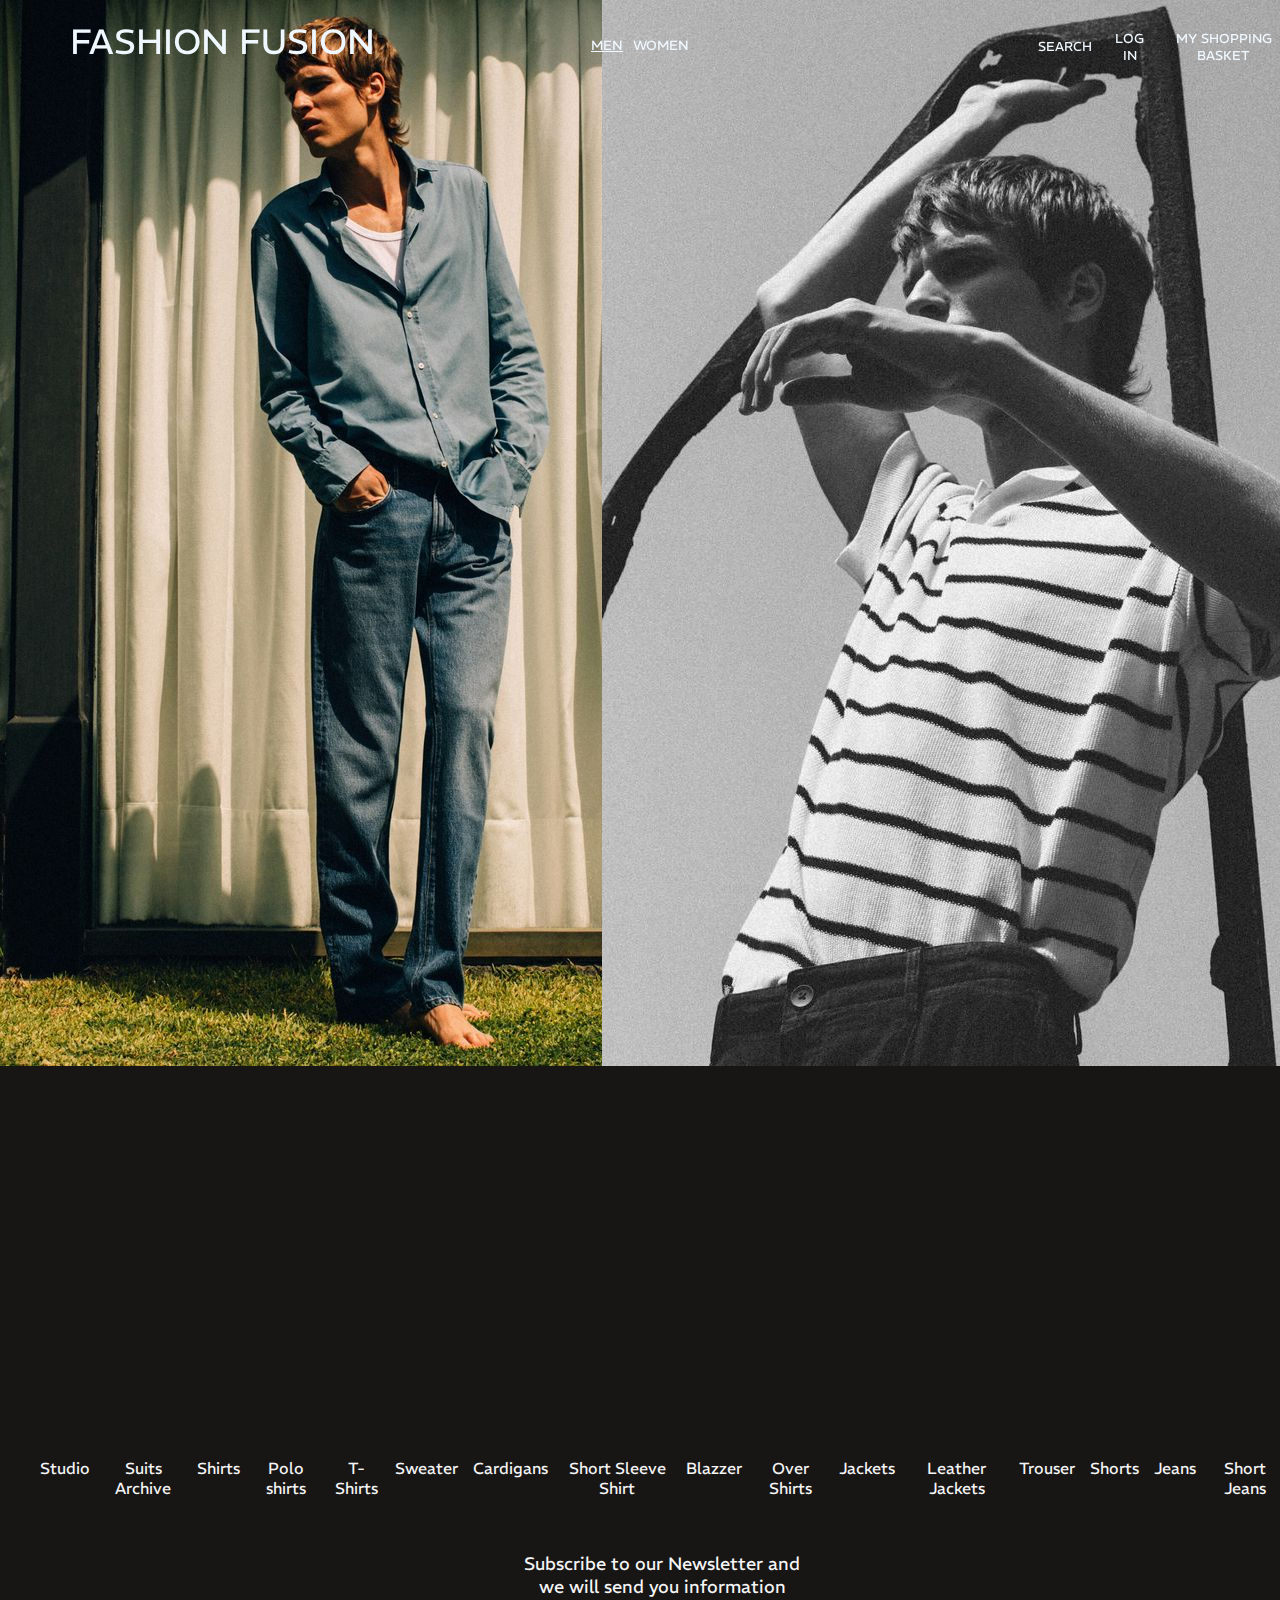
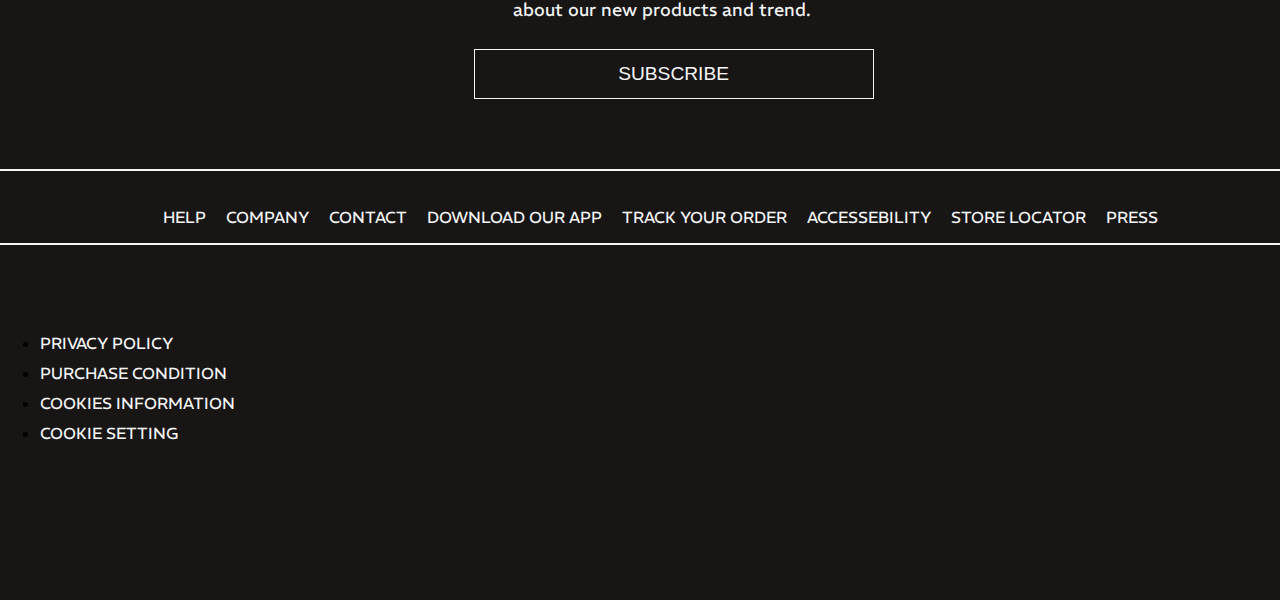
<file: index.html>
<!DOCTYPE html>
<html lang="en">

<head>
  <meta charset="UTF-8">
  <meta name="viewport" content="width=device-width, initial-scale=1.0">
  <title>clothing_app</title>
  <link rel="stylesheet" href="./css/style.css">


  <!-- <====cdnjs link======> -->
  <link rel="stylesheet" href="https://cdnjs.cloudflare.com/ajax/libs/font-awesome/6.4.2/css/all.min.css"
    integrity="sha512-z3gLpd7yknf1YoNbCzqRKc4qyor8gaKU1qmn+CShxbuBusANI9QpRohGBreCFkKxLhei6S9CQXFEbbKuqLg0DA=="
    crossorigin="anonymous" referrerpolicy="no-referrer" />



  <!-- <==========fonts===========> -->
  <link rel="preconnect" href="https://fonts.googleapis.com">
  <link rel="preconnect" href="https://fonts.gstatic.com" crossorigin>
  <link href="https://fonts.googleapis.com/css2?family=REM:wght@100;200;300;400;500;600;700;800&display=swap"
    rel="stylesheet">

  <!-- <===============swiper js===========> -->
  <link rel="stylesheet" href="https://cdn.jsdelivr.net/npm/swiper@10/swiper-bundle.min.css" />

  <script src="https://cdn.jsdelivr.net/npm/swiper@10/swiper-bundle.min.js"></script>


</head>

<body>


  <!-- <=========background imgs======> -->
  <div class="bg_img">
    <div class="men_img">
      <img src="./assets/img1.jpg">
    </div>
    <div class="men_img">
      <img src="./assets/img2.jpg">
    </div>
  </div>


  <div class="sidebar_menu">
    <div class="start">
      <div class="cancel_btn">
        <i class="fa-solid fa-xmark"></i>
      </div>
      <p> NEW IN</p>
    </div>
    <ul class="sidebar_menu_li1">
      <li><a href="#"></a>Special Prices</li>
      <li><a href="#"></a>Studio</li>
      <li><a href="#"></a>Suits Archive</li>
      <li><a href="#"></a>Best Seller</li>

    </ul>

    <ul class="sidebar_menu_li2">
      <li><a href="#"></a>Linen</li>
      <li><a href="#"></a>Shirts</li>
      <li><a href="#"></a>Polo Shirts</li>
      <li><a href="#"></a>T-Shirts</li>
      <li><a href="#"></a>Sweaters</li>
      <li><a href="#"></a>Caerdigans</li>
      <li><a href="#"></a>Blazers</li>
      <li><a href="3"></a>Over Shirts</li>
      <li><a href="#"></a>Jackets</li>
      <li><a href="#"></a>Jeans</li>
      <li><a href="#"></a>Shoes</li>
      <li><a href="#"></a>Accesories</li>
      <li><a href="#"></a>Perfumes</li>
      <li><a href="#"></a>Denims</li>
      <li><a href="#"></a>Formal Wear</li>

    </ul>

    <ul class="sidebar_menu_li3">
      <li><a href="#"></a>SALE</li>
    </ul>
  </div>
  <!-- 
   <===========search============> -->

  <div class="search_container">

    <div class="search_top">
      <div class="search_top_right">
        <div class="seach_ic">
          <i class="fa-solid fa-magnifying-glass"></i>
        </div>
        <div class="search_input">
          <input type="text" placeholder="ENTER WHAT YOU ARE SEARCHING FOR">
        </div>
      </div>
      <div class="serach_top_left">
        <div class="cancel_ic">
          <i class="fa-solid fa-xmark"></i>
        </div>
      </div>
    </div>



    <div class="search_center">
      <p>Trending</p>
      <ul class="trending">
        <li>Polo Men</li>
        <li>Polo Men in Women</li>
        <li>Polo Men In Men</li>
        <li>Dress For Women</li>
        <li>100 Lines Slim-Fit Shirt</li>
      </ul>
    </div>


    <div class="search_bottom mySwiper">
      <p>TOP TREND SEARCHES</p>


      <div class="cloths swiper-wrapper">

        <div class="cloth swiper-slide">
          <div class="cloth_img">
            <img src="./assets/men_cloth_1.png">
          </div>
          <h4>CABLE_KNNET_POLO SWEATER<h4>
              <h5>3990.0 IR</h5>
        </div>

        <div class="cloth swiper-slide">
          <div class="cloth_img">
            <img src="./assets/men_cloth_2.png">
          </div>
          <h4>CABLE_KNNET_POLO SWEATER</h4>
          <h5>3990.0 IR</h5>
        </div>

        <div class="cloth swiper-slide">
          <div class="cloth_img">
            <img src="./assets/men_cloth_3.png">
          </div>
          <h4>CABLE_KNNET_POLO SWEATER</h4>
          <h5>3990.0 IR</h5>
        </div>

        <div class="cloth swiper-slide">
          <div class="cloth_img">
            <img src="./assets/men_cloth_4.png">
          </div>
          <h4>CABLE_KNNET_POLO SWEATER</h4>
          <h5>3990.0 IR</h5>
        </div>

        <div class="cloth swiper-slide">
          <div class="cloth_img">
            <img src="./assets/men_cloth_5.png">
          </div>
          <h4>CABLE_KNNET_POLO SWEATER</h4>
          <h5>3990.0 IR</h5>
        </div>
        <!-- 
            <div class="cloth swiper-slide">
                <div class="cloth_img">
                 <img src="./assets/men_cloth_6.png">
                </div>
                <h4>CABLE_KNNET_POLO SWEATER</h4>
                <h5>3990.0 IR</h5>
            </div> -->
      </div>
    </div>
  </div>


  <!-- <===========cart===========> -->
  <div class="cartbar">
    <div class="cartbar_top">
      <div class="cart_top_left">
        <h4>BASKET</h4>
      </div>
      <div class="cart_top_right">
        <i class="fa-solid fa-xmark"></i>
      </div>
    </div>


    <div class="cart_ic">
      <i class="fa-solid fa-bag-shopping"></i>
    </div>

    <p class="p1">Your Shopping Basket Is Empty</p>
    <p class="p2">
      See if your favourites are in your basket or add items from the new collection
    </p>

    <div class="cart_btn">
      <button>See New Collection</button>
    </div>

  </div>


  <!-- <=======navbar=========> -->
  <navbar>
    <div class="navbar">

      <div class="navbar_left">
        <div class="menu_icon">

          <i class="fa-solid fa-bars"></i>
        </div>
        <div class="logo">FASHION FUSION</div>
      </div>


      <div class="navbar_center">
        <a href="index.html" style="text-decoration: underline;" id="men">MEN</a>
        <a href="women.html" id="women">WOMEN</a>
      </div>


      <div class="navbar_right">
        <div class="search_icon">
          <i class="fa-solid fa-magnifying-glass"></i>
          <p>SEARCH</p>
        </div>
        <div class="login"><a href="login.html">LOG IN</a></div>
        <div class="cart">MY SHOPPING BASKET</div>
      </div>

    </div>
  </navbar>

  <!-- <=========end of nav bar===========> -->


  <!-- <=======start of options===========> -->
  <!-- <section class=" options_container">
          <div class="options">
            <div class="option">
              <a href="#">
                <img src="">
              </a>
            </div>
            <div class="option">
              <a href="#">
                <img src="">
              </a>
            </div>
            <div class="option">
              <a href="#">
                <img src="">
              </a>
            </div>
            <div class="option">
              <a href="#">
                <img src="">
              </a>
            </div>
            <div class="option">
              <a href="#">
                <img src="">
              </a>
            </div>
          </div>
        </section> -->

  <div class="options_container">
    <ul class="options">
      <li class="option"> <a href="#"></a> Studio </li>
      <li class="option"><a href="#"></a>Suits Archive</li>
      <li class="option"><a href="#"></a>Shirts</li>
      <li class="option"><a href="#"></a>Polo shirts</li>
      <li class="option"><a href="#"></a>T-Shirts</li>
      <li class="option"><a href="#"></a>Sweater</li>
      <li class="option"><a href="#"></a>Cardigans</li>
      <li class="option"><a href="#"></a>Short Sleeve Shirt</li>
      <li class="option"> <a href="#"></a>Blazzer </li>
      <li class="option"> <a href="#"></a> Over Shirts</li>
      <li class="option"> <a href="#"></a>Jackets</li>
      <li class="option"> <a href="#"></a>Leather Jackets</li>
      <li class="option"> <a href="#"></a>Trouser</li>
      <li class="option"> <a href="#"></a>Shorts</li>
      <li class="option"> <a href="#"></a>Jeans</li>
      <li class="oprion"> <a href="#"></a>Short Jeans</li>


    </ul>

    <div class="option_bottom">
      <p>Subscribe to our Newsletter and we will send you information about our new products and trend. </p>
      <button class="subscribe"> SUBSCRIBE</button>
    </div>

       <div class="footer_box">
          <ul class="footer_ul">
            <li class="footer_li"><a href="#">HELP</a></li>
            <li class="footer_li"><a href="#">COMPANY</a></li>
            <li class="footer_li"><a href="#">CONTACT</a></li>
            <li class="footer_li"><a href="#">DOWNLOAD OUR APP</a></li>
            <li class="footer_li"><a href="#"> TRACK YOUR ORDER</a></li>
            <li class="footer_li"><a href="#">ACCESSEBILITY</a></li>
            <li class="footer_li"><a href="#">STORE LOCATOR</a></li>
            <li class="footer_li"><a href="#">PRESS</a></li>
          </ul>
       </div>

       <div class="social_box">
        <ul class="socials">
          <li class="social"><a href="#"><i class="fa-brands fa-facebook"></i></a></li>
          <li class="social"><a href="#"><i class="fa-brands fa-instagram"></i></a></li>
          <li class="social"><a href="#"><i class="fa-brands fa-twitter"></i></a></li>
          <li class="social"><a href="#"><i class="fa-brands fa-youtube"></i></a></li>
          <li class="social"><a href="#"><i class="fa-brands fa-square-pinterest"></i></a></li>
        </ul>
       </div>

       <div class="footer_last">
        <ul class="footer_last_ul">
          <li class="footer_last_li"><a href="#">PRIVACY POLICY</a></li>
          <li class="footer_last_li"><a href="#">PURCHASE CONDITION</a></li>
          <li class="footer_last_li"><a href="#">COOKIES INFORMATION</a></li>
          <li class="footer_last_li"><a href="#">COOKIE SETTING</a></li>
        </ul>
       </div>
  </div>




  <!-- </div> -->

  <script src="./app.js"></script>

  <script>
    var swiper = new Swiper(".mySwiper", {
      slidesPerView: 1,
      spaceBetween: 30,
      pagination: {
        el: ".swiper-pagination",
        clickable: true,
      },

      //   screensize >600 , for tablet and laptop
      breakpoints: {
        600: {
          slidesPerView: 6,
        }
      }
    });
  </script>
</body>

</html>
</file>
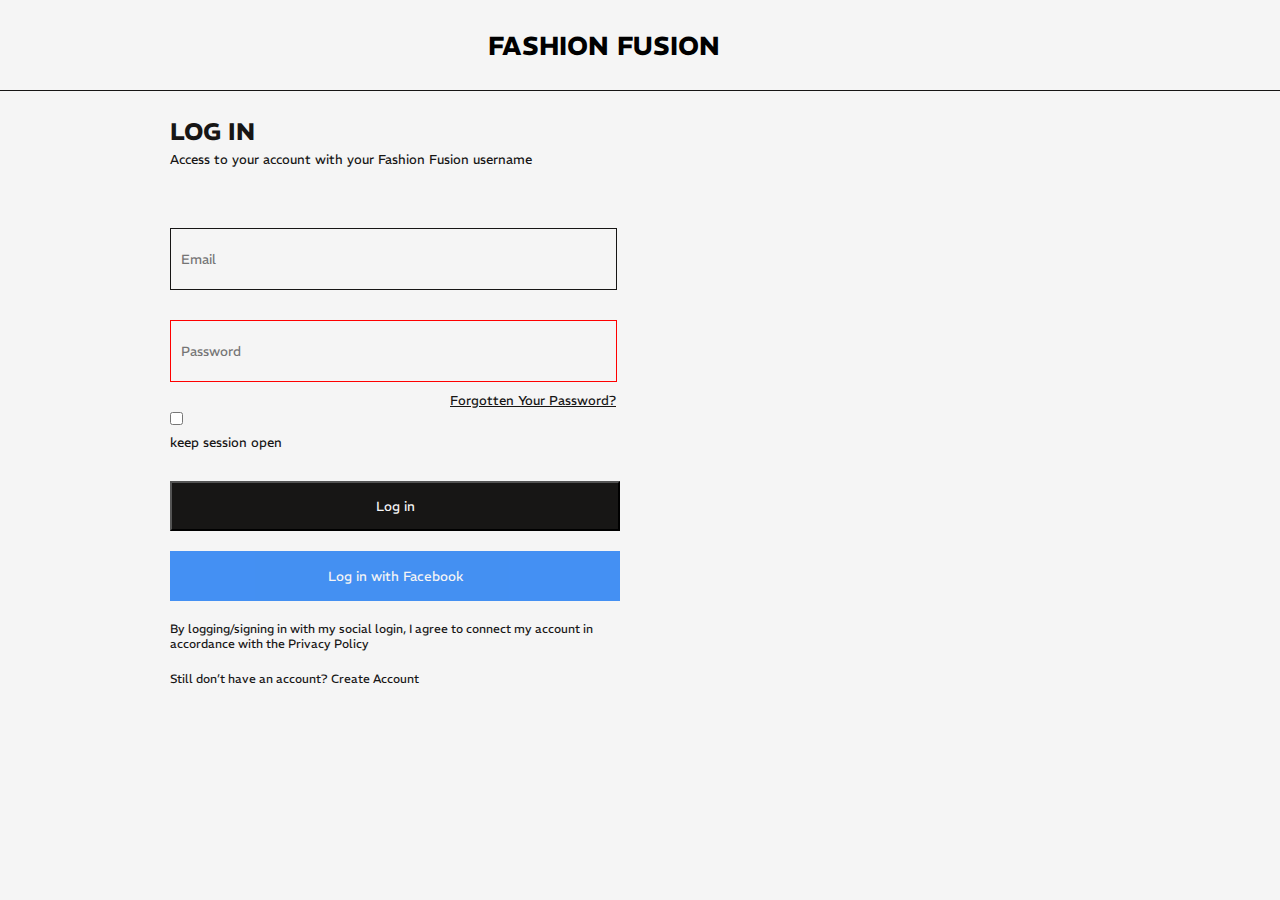
<file: login.html>
<!DOCTYPE html>
<html lang="en">
<head>
    <meta charset="UTF-8">
    <meta name="viewport" content="width=device-width, initial-scale=1.0">
    <title>LOGIN</title>
    <link rel="stylesheet" href="./css/login.css">

    <!-- <==========fonts===========> -->
  <link rel="preconnect" href="https://fonts.googleapis.com">
  <link rel="preconnect" href="https://fonts.gstatic.com" crossorigin>
  <link href="https://fonts.googleapis.com/css2?family=REM:wght@100;200;300;400;500;600;700;800&display=swap"
    rel="stylesheet">

    <!-- <====cdnjs link======> -->
  <link rel="stylesheet" href="https://cdnjs.cloudflare.com/ajax/libs/font-awesome/6.4.2/css/all.min.css"
  integrity="sha512-z3gLpd7yknf1YoNbCzqRKc4qyor8gaKU1qmn+CShxbuBusANI9QpRohGBreCFkKxLhei6S9CQXFEbbKuqLg0DA=="
  crossorigin="anonymous" referrerpolicy="no-referrer" />



</head>
<body>
  
    
    
    <div class="navbar">
        
        <div class="back_ic"><a href="index.html"><i class="fa-solid fa-arrow-left"></i></a></i></div>
       <div class="logo"><h2>FASHION FUSION</h2></div>
     
    </div>

    <section class="login">
      <h3>LOG IN</h3>
      <p>Access to your account with your Fashion Fusion username</p>


     <div class="email"> <input type="text" placeholder="Email"></div>
      <div class="password">
        <input type="text" placeholder="Password" id="pw" >
        <i  id ="eye"class="fa-regular fa-eye-slash"></i>
       </div>

       <p class="fpwd">
        <a href="#"> Forgotten Your Password?</a>
       </p>

       <div class="cb">
        <input type="checkbox" >
        <p>keep session open</p>
       </div>

         <div class="btns">
          <button class="button" id="login">Log in</button>
          <button class="button" id="login_fb"> <i class="fa-brands fa-facebook"></i> Log in with Facebook</button>
         </div>

         <div class="lastp">
          By logging/signing in with my social login, I agree to connect my account in accordance with the Privacy Policy
         </div>
       
         <div class="lastp">
          Still don’t have an account? Create Account
         </div>
    </section>


  
    


    


</body>
</html>
</file>
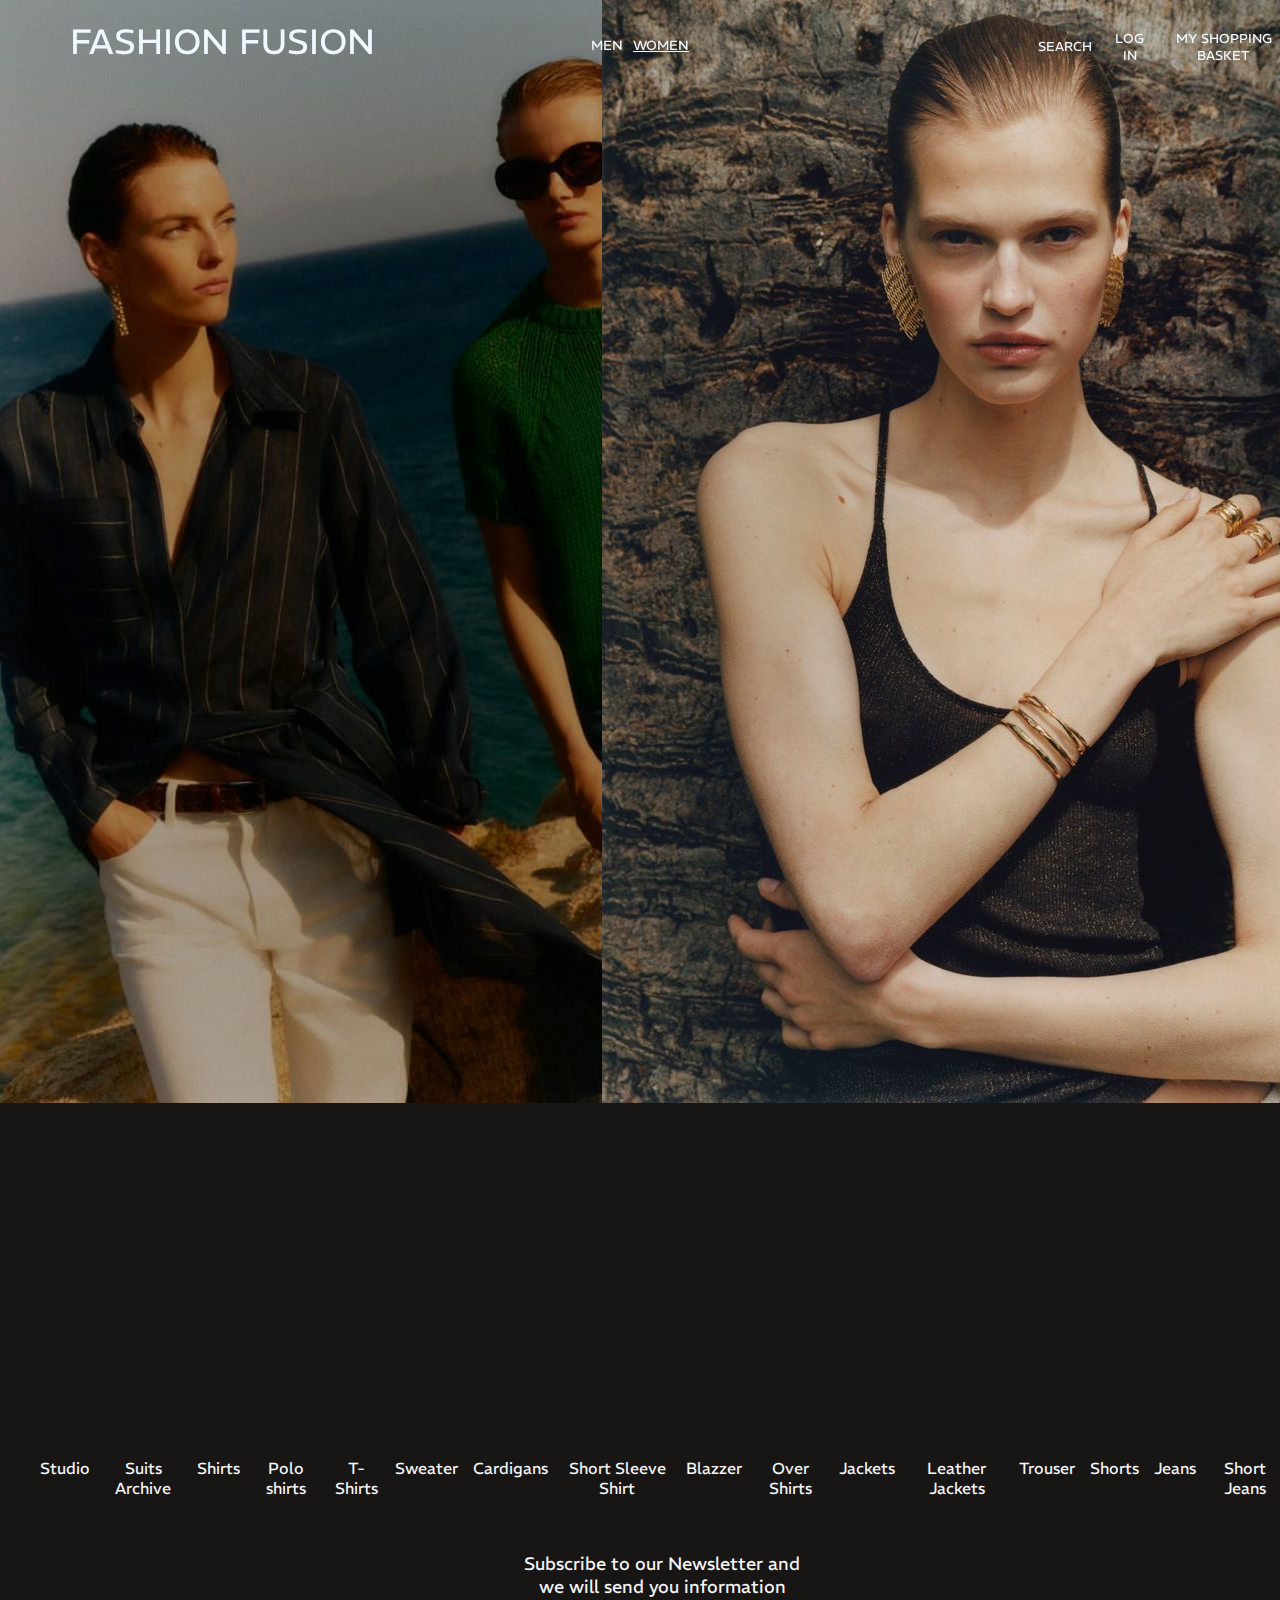
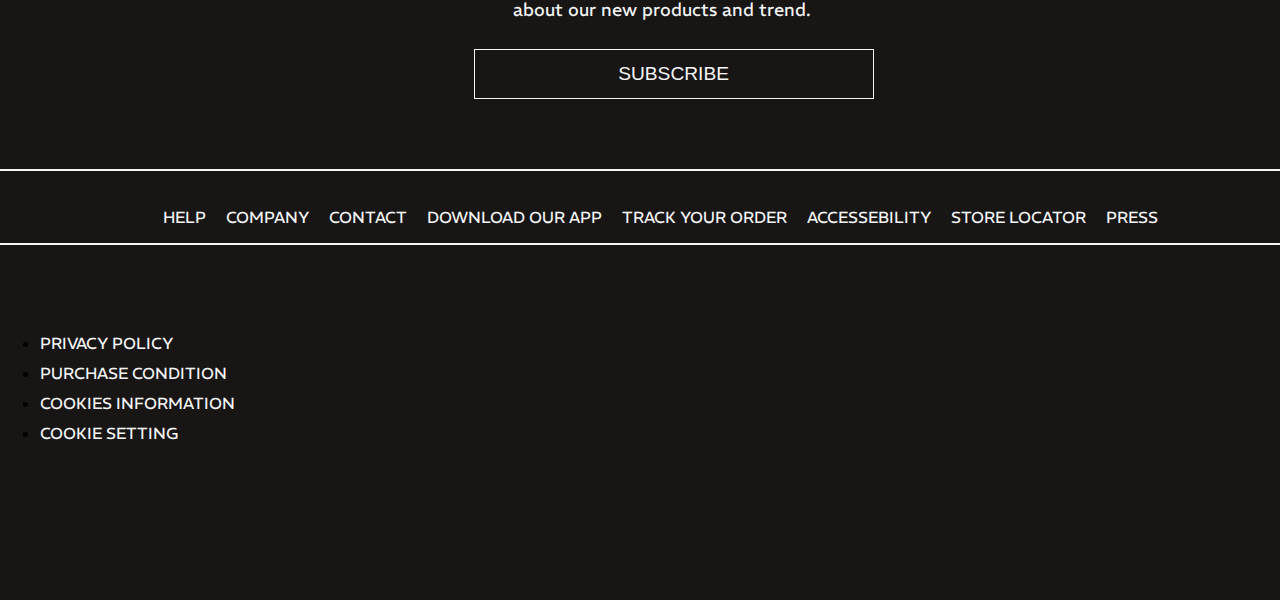
<file: women.html>
<!DOCTYPE html>
<html lang="en">

<head>
    <meta charset="UTF-8">
    <meta name="viewport" content="width=device-width, initial-scale=1.0">
    <title>clothing_app</title>
    <link rel="stylesheet" href="./css/style.css">


    <!-- <====cdnjs link======> -->
    <link rel="stylesheet" href="https://cdnjs.cloudflare.com/ajax/libs/font-awesome/6.4.2/css/all.min.css"
        integrity="sha512-z3gLpd7yknf1YoNbCzqRKc4qyor8gaKU1qmn+CShxbuBusANI9QpRohGBreCFkKxLhei6S9CQXFEbbKuqLg0DA=="
        crossorigin="anonymous" referrerpolicy="no-referrer" />



    <!-- <==========fonts===========> -->
    <link rel="preconnect" href="https://fonts.googleapis.com">
    <link rel="preconnect" href="https://fonts.gstatic.com" crossorigin>
    <link href="https://fonts.googleapis.com/css2?family=REM:wght@100;200;300;400;500;600;700;800&display=swap"
        rel="stylesheet">

    <!-- <===============swiper js===========> -->
    <link rel="stylesheet" href="https://cdn.jsdelivr.net/npm/swiper@10/swiper-bundle.min.css" />

    <script src="https://cdn.jsdelivr.net/npm/swiper@10/swiper-bundle.min.js"></script>


</head>

<body>


    <!-- <=========background imgs======> -->
    <div class="bg_img">
        <div class="men_img">
            <img src="./assets/women_bg1.jpg">
        </div>
        <div class="men_img">
            <img src="./assets/women_bg2.jpg">
        </div>
    </div>


    <div class="sidebar_menu">
        <div class="start">
            <div class="cancel_btn">
                <i class="fa-solid fa-xmark"></i>
            </div>
            <p> NEW IN</p>
        </div>
        <ul class="sidebar_menu_li1">
            <li><a href="#"></a>Special Prices</li>
            <li><a href="#"></a>Studio</li>
            <li><a href="#"></a>Suits Archive</li>
            <li><a href="#"></a>Best Seller</li>

        </ul>

        <ul class="sidebar_menu_li2">
            <li><a href="#"></a>Linen</li>
            <li><a href="#"></a>Shirts</li>
            <li><a href="#"></a>Polo Shirts</li>
            <li><a href="#"></a>T-Shirts</li>
            <li><a href="#"></a>Sweaters</li>
            <li><a href="#"></a>Caerdigans</li>
            <li><a href="#"></a>Blazers</li>
            <li><a href="3"></a>Over Shirts</li>
            <li><a href="#"></a>Jackets</li>
            <li><a href="#"></a>Jeans</li>
            <li><a href="#"></a>Shoes</li>
            <li><a href="#"></a>Accesories</li>
            <li><a href="#"></a>Perfumes</li>
            <li><a href="#"></a>Denims</li>
            <li><a href="#"></a>Formal Wear</li>

        </ul>

        <ul class="sidebar_menu_li3">
            <li><a href="#"></a>SALE</li>
        </ul>
    </div>
    <!-- 
   <===========search============> -->

    <div class="search_container">

        <div class="search_top">
            <div class="search_top_right">
                <div class="seach_ic">
                    <i class="fa-solid fa-magnifying-glass"></i>
                </div>
                <div class="search_input">
                    <input type="text" placeholder="ENTER WHAT YOU ARE SEARCHING FOR">
                </div>
            </div>
            <div class="serach_top_left">
                <div class="cancel_ic">
                    <i class="fa-solid fa-xmark"></i>
                </div>
            </div>
        </div>



        <div class="search_center">
            <p>Trending</p>
            <ul class="trending">
                <li>Polo Men</li>
                <li>Polo Men in Women</li>
                <li>Polo Men In Men</li>
                <li>Dress For Women</li>
                <li>100 Lines Slim-Fit Shirt</li>
            </ul>
        </div>


        <div class="search_bottom mySwiper">
            <p>TOP TREND SEARCHES</p>


            <div class="cloths swiper-wrapper">

                <div class="cloth swiper-slide">
                    <div class="cloth_img">
                        <img src="./assets/wc1.png">
                    </div>
                    <h4>CABLE_KNNET_POLO SWEATER<h4>
                            <h5>3990.0 IR</h5>
                </div>

                <div class="cloth swiper-slide">
                    <div class="cloth_img">
                        <img src="./assets/wc2.png">
                    </div>
                    <h4>CABLE_KNNET_POLO SWEATER</h4>
                    <h5>3990.0 IR</h5>
                </div>

                <div class="cloth swiper-slide">
                    <div class="cloth_img">
                        <img src="./assets/wc3.png">
                    </div>
                    <h4>CABLE_KNNET_POLO SWEATER</h4>
                    <h5>3990.0 IR</h5>
                </div>

                <div class="cloth swiper-slide">
                    <div class="cloth_img">
                        <img src="./assets/wc4.png">
                    </div>
                    <h4>CABLE_KNNET_POLO SWEATER</h4>
                    <h5>3990.0 IR</h5>
                </div>

                <div class="cloth swiper-slide">
                    <div class="cloth_img">
                        <img src="./assets/wc5.png">
                    </div>
                    <h4>CABLE_KNNET_POLO SWEATER</h4>
                    <h5>3990.0 IR</h5>
                </div>
                <!-- 
            <div class="cloth swiper-slide">
                <div class="cloth_img">
                 <img src="./assets/men_cloth_6.png">
                </div>
                <h4>CABLE_KNNET_POLO SWEATER</h4>
                <h5>3990.0 IR</h5>
            </div> -->
            </div>
        </div>
    </div>


    <!-- <===========cart===========> -->
    <div class="cartbar">
        <div class="cartbar_top">
            <div class="cart_top_left">
                <h4>BASKET</h4>
            </div>
            <div class="cart_top_right">
                <i class="fa-solid fa-xmark"></i>
            </div>
        </div>


        <div class="cart_ic">
            <i class="fa-solid fa-bag-shopping"></i>
        </div>

        <p class="p1">Your Shopping Basket Is Empty</p>
        <p class="p2">
            See if your favourites are in your basket or add items from the new collection
        </p>

        <div class="cart_btn">
            <button>See New Collection</button>
        </div>

    </div>


    <!-- <=======navbar=========> -->
    <navbar>
        <div class="navbar">

            <div class="navbar_left">
                <div class="menu_icon">

                    <i class="fa-solid fa-bars"></i>
                </div>
                <div class="logo">FASHION FUSION</div>
            </div>


            <div class="navbar_center">
                <a href="index.html"  id="men">MEN</a>
                <a href="women.html" style="text-decoration: underline;" id="women">WOMEN</a>
            </div>


            <div class="navbar_right">
                <div class="search_icon">
                    <i class="fa-solid fa-magnifying-glass"></i>
                    <p>SEARCH</p>
                </div>
                <div class="login"><a href="login.html">LOG IN</a></div>
                <div class="cart">MY SHOPPING BASKET</div>
            </div>

        </div>
    </navbar>

    <!-- <=========end of nav bar===========> -->


    <!-- <=======start of options===========> -->
    <!-- <section class=" options_container">
          <div class="options">
            <div class="option">
              <a href="#">
                <img src="">
              </a>
            </div>
            <div class="option">
              <a href="#">
                <img src="">
              </a>
            </div>
            <div class="option">
              <a href="#">
                <img src="">
              </a>
            </div>
            <div class="option">
              <a href="#">
                <img src="">
              </a>
            </div>
            <div class="option">
              <a href="#">
                <img src="">
              </a>
            </div>
          </div>
        </section> -->

    <div class="options_container">
        <ul class="options">
            <li class="option"> <a href="#"></a> Studio </li>
            <li class="option"><a href="#"></a>Suits Archive</li>
            <li class="option"><a href="#"></a>Shirts</li>
            <li class="option"><a href="#"></a>Polo shirts</li>
            <li class="option"><a href="#"></a>T-Shirts</li>
            <li class="option"><a href="#"></a>Sweater</li>
            <li class="option"><a href="#"></a>Cardigans</li>
            <li class="option"><a href="#"></a>Short Sleeve Shirt</li>
            <li class="option"> <a href="#"></a>Blazzer </li>
            <li class="option"> <a href="#"></a> Over Shirts</li>
            <li class="option"> <a href="#"></a>Jackets</li>
            <li class="option"> <a href="#"></a>Leather Jackets</li>
            <li class="option"> <a href="#"></a>Trouser</li>
            <li class="option"> <a href="#"></a>Shorts</li>
            <li class="option"> <a href="#"></a>Jeans</li>
            <li class="oprion"> <a href="#"></a>Short Jeans</li>


        </ul>

        <div class="option_bottom">
            <p>Subscribe to our Newsletter and we will send you information about our new products and trend. </p>
            <button class="subscribe"> SUBSCRIBE</button>
        </div>

        <div class="footer_box">
            <ul class="footer_ul">
                <li class="footer_li"><a href="#">HELP</a></li>
                <li class="footer_li"><a href="#">COMPANY</a></li>
                <li class="footer_li"><a href="#">CONTACT</a></li>
                <li class="footer_li"><a href="#">DOWNLOAD OUR APP</a></li>
                <li class="footer_li"><a href="#"> TRACK YOUR ORDER</a></li>
                <li class="footer_li"><a href="#">ACCESSEBILITY</a></li>
                <li class="footer_li"><a href="#">STORE LOCATOR</a></li>
                <li class="footer_li"><a href="#">PRESS</a></li>
            </ul>
        </div>

        <div class="social_box">
            <ul class="socials">
                <li class="social"><a href="#"><i class="fa-brands fa-facebook"></i></a></li>
                <li class="social"><a href="#"><i class="fa-brands fa-instagram"></i></a></li>
                <li class="social"><a href="#"><i class="fa-brands fa-twitter"></i></a></li>
                <li class="social"><a href="#"><i class="fa-brands fa-youtube"></i></a></li>
                <li class="social"><a href="#"><i class="fa-brands fa-square-pinterest"></i></a></li>
            </ul>
        </div>

        <div class="footer_last">
            <ul class="footer_last_ul">
                <li class="footer_last_li"><a href="#">PRIVACY POLICY</a></li>
                <li class="footer_last_li"><a href="#">PURCHASE CONDITION</a></li>
                <li class="footer_last_li"><a href="#">COOKIES INFORMATION</a></li>
                <li class="footer_last_li"><a href="#">COOKIE SETTING</a></li>
            </ul>
        </div>
    </div>




    <!-- </div> -->

    <script src="./app.js"></script>

    <script>
        var swiper = new Swiper(".mySwiper", {
            slidesPerView: 1,
            spaceBetween: 30,
            pagination: {
                el: ".swiper-pagination",
                clickable: true,
            },

            //   screensize >600 , for tablet and laptop
            breakpoints: {
                600: {
                    slidesPerView: 6,
                }
            }
        });
    </script>
</body>

</html>
</file>
<file: css/style.css>
body {
    margin: 0;
    padding: 0;
    font-family: 'REM', sans-serif;
    /* background-image: url("https://tse3.mm.bing.net/th?id=OIP.DP3SUp5HCJH01DJ3Jv-3JgHaEv&pid=Api&P=0&h=180"); */
    /* background-image: src"./"; */
    /* background-image: url("https://i.mdel.net/i/db/2023/7/1999289/1999289-800w.jpg"); */
    /* background-image: url('men_bg1.jpg');
    background-size: cover; */
    position: relative;
    background-color: #171615;
}



.bg_img {
    display: grid;
    grid-template-columns: 47% 50%
}

.men_img {
    width: 100%;
    object-fit: cover;
    height: 100vh;
}

/* <==========side bar menu========> */
.sidebar_menu {
    position: fixed;
    top: 0;
    left: -1000px;
    width: 25rem;
    height: 100vh;
    background-color: whitesmoke;

    display: flex;
    flex-direction: column;

    z-index: 11;
    font-size: small;
    transition: all 1s ease;

}

.sidebar_menu .start {

    display: flex;
    align-items: center;
    gap: 20px;
    margin-left: 18px;
}

.start p {
    color: red;
}

.start p:hover {

    text-decoration: underline;
}

.start i {
    font-size: larger;
}

.start i:hover {
    opacity: 0.7;
}


.sidebar_menu_li1 {
    margin-left: 0;
}

.sidebar_menu_li1 li {

    list-style: none;
    text-decoration: none;
    padding: 5px;
    margin: 5px;
}

.sidebar_menu_li1 li:hover {

    text-decoration: underline;
}


.sidebar_menu_li2 {
    margin-left: 0;
}

.sidebar_menu_li2 li {

    list-style: none;
    text-decoration: none;
    padding: 5px;
    margin: 5px;
}

.sidebar_menu_li2 li:hover {

    text-decoration: underline;
}



.sidebar_menu_li3 {
    margin-left: 0;

}

.sidebar_menu_li3 li {

    list-style: none;
    text-decoration: none;
    padding: 5px;
    margin: 5px;
    color: red;
    font-size: larger;
    font-weight: 300;
}

.sidebar_menu_li3 li:hover {

    text-decoration: underline;
}



/* <=========search============> */
.search_container {
    height: 100vh;
    width: 100%;
    background-color: whitesmoke;
    z-index: 20;
    position: absolute;
    top: 0;
    padding-top: 20px;
    padding-left: 18.75rem;
    position: fixed;
    transition: all 1s linear;
    top: -1000px;
}


.search_top {
    background-color: whitesmoke;
    display: grid;
    grid-template-columns: 70% 20%;
    padding: 20px;

}

.search_top_right {
    display: flex;
    align-items: center;
    background-color: whitesmoke;
    gap: 10px;
    padding-bottom: 10px;
    border-bottom: 1px solid black;
}

input[type="text"] {
    color: black;
    font-weight: 500;
    height: 30px;
    width: 700px;
    outline: none;
    border: none;
    background-color: whitesmoke;
}

.cancel_ic {
    padding-left: 50px;
    padding-top: 5px;
    font-size: larger;
}

.search_center p {
    background-color: whitesmoke;
    padding-left: 35px;
    font-size: 18px;
    font-weight: 600;
}

.trending li {
    background-color: whitesmoke;
    text-decoration: none;
    list-style: none;
    padding-top: 5px;
    padding-bottom: 5px;

}

.trending li:hover {
    text-decoration: underline;
}

.search_bottom {
    margin: 10px;
    padding-left: 35px;


}

.cloth_img {
    width: 100%;
    object-fit: cover;
    overflow: hidden;
}

.cloths {
    display: flex;

}

.search_bottom p {
    background-color: whitesmoke;

    font-size: 18px;
    font-weight: 600;
}

.cloth {
    margin: 3px;

    /* animation-duration: 2s;
    animation-direction: noraml; */
    /* animation: animateCloth linear forwards 1s; */



}

.cloth:hover {
    /* background-color: rgba(white, white, white, 0.5); */
    opacity: 0.6;
    border: 1px solid black;
}



.cloth h4 {
    font-size: 12px;
}

.cloth h5 {
    font-size: 12px;
    padding-top: 0;
}


/* <=============cart===========> */

.cartbar {
    position: fixed;
    top: 0;
    right: -1000px;
    /* right: 0; */
    width: 25rem;
    height: 100vh;
    background-color: whitesmoke;

    display: flex;
    flex-direction: column;

    z-index: 11;
    transition: all 1s ease;
}

.cartbar_top {
    display: grid;
    grid-template-columns: 80% 20%;

    border-bottom: 1px solid black;
}

.cart_top_left {
    font-size: 24px;
    display: flex;
    justify-content: center;
    align-items: center;
    padding-left: 60px;
}

.cart_top_right i {
    padding-top: 35px;
    padding-left: 20px;
    font-size: 18px;
}

.cart_top_right i:hover {
    opacity: 0.6;
}

.cart_ic {

    display: flex;
    justify-content: center;
    margin-top: 40px;
    font-size: 28px;
}

.p1 {
    text-align: center;
    font-weight: 500;
}

.p2 {
    text-align: center;
    margin-top: 20px;
    padding: 10px;
    font-weight: 300;
}

.cart_btn {
    display: flex;
    justify-content: center;
    margin-top: 20px;
    height: 50px;
    /* width: 100px; */

}

.cart_btn button {
    padding-left: 65px;
    padding-right: 65px;
    font-size: 14px;
    font-weight: bold;
    color: whitesmoke;
    background-color: black;

}

.cart_btn button:hover {
    background-color: whitesmoke;
    color: black;
    border: 1px solid black;
}







/* <======navbar==========> */

/* .window_scroll{
    background-color: aliceblue;
    color: black;
} */
.navbar {
    display: grid;
    grid-template-columns: repeat(3, 1fr);
    text-align: center;
    position: absolute;
    top: 0;
    width: 100%;
    background: transparent;
    position: fixed;
    z-index: 1;


}

.navbar_left {
    display: flex;
    margin: 1.875rem;
    gap: 2.5rem;
    color: aliceblue;

}

.menu_icon i {
    font-size: large;
}

.menu_icon i:hover {
    opacity: 0.7;
}

.logo {
    font-size: 35px;
    margin-top: -10px;
}

.navbar_center {

    text-align: center;
    margin-top: 2.15rem;
}

.navbar_center a {

    padding: 3px;
    font-size: smaller;
    color: aliceblue;
    text-decoration: none;

}

#men {
    color: aliceblue;
}

#women {
    color: aliceblue;
}

.navbar_center a:hover {
    opacity: 0.7;

}


.navbar_right {
    display: flex;
    margin-left: 180px;
    gap: 20px;
    margin-top: 0rem;
    font-size: small;
    /* color: aliceblue; */
    color: aliceblue;


}

.search_icon {
    display: flex;
    justify-content: center;
    align-items: center;
    gap: 5px;
}

.search_icon:hover {
    opacity: 0.7;
}

.login {
    display: flex;
    justify-content: center;
    align-items: center;
    
}
.login a{
    text-decoration: none;
    color: aliceblue;
}

.login:hover {
    opacity: 0.7;
}

.cart {
    display: flex;
    justify-content: center;
    align-items: center;
}

.cart:hover {
    opacity: 0.7;
}


/* <===========option=======> */
.options_container {
    display: flex;
    flex-direction: column;
    justify-content: center;
    position: absolute;
    width: 100%;
    height: 100%;
    margin-top: 400px;
    background-color: #171615;

}

.options {
    /* padding-top: 20px; */
    display: flex;
    color: whitesmoke;
    font-size: 16px;
    gap: 15px;
    text-align: center;
}

.options li {
    text-decoration: none;
    list-style: none;
}

.options li:hover {
    text-decoration: underline;
}

.option_bottom {
    display: flex;
    flex-direction: column;
}

.option_bottom p {

    padding-top: 20px;
    text-align: center;
    width: 300px;
    padding-left: 40%;
    color: whitesmoke;
    font-size: large;
}

.option_bottom button {
    width: 400px;
    height: 50px;
    background-color: #171615;
    /* text-align: center; */
    margin-left: 37%;
    font-size: larger;
    margin-top: 10px;
    color: whitesmoke;
    transition: 1s ease;
    border: 1px solid whitesmoke;


}

.option_bottom button:hover {
    border: 1px whitesmoke solid;
    background-color: whitesmoke;
    color: #171615;
}

.footer_box {
    margin-top: 70px;
    background-color: #171615;
    border-top: 2px solid whitesmoke;
    border-bottom: 2px solid whitesmoke;
}

.footer_box ul {

    display: flex;
    flex-direction: row;
    gap: 20px;
    justify-content: center;
    align-items: center;


}

.footer_box li {
    padding-top: 20px;
    text-decoration: none;
    list-style: none;
}

.footer_box a {
    text-decoration: none;
    color: whitesmoke;
}

.footer_box a:hover {
    text-decoration: underline;
    opacity: 0.7;
}

.social_box {
    margin-top: 10px;

}

.social_box .socials {
    display: flex;
    gap: 20px;
}

.social_box .social {
    color: whitesmoke;
}

.social_box li {
    list-style: none;
}

.social_box a {
    text-decoration: none;
    color: whitesmoke;
}

.social_box i {
    font-size: larger;
}

.social_box a:hover {
    opacity: 0.6;
}


.footer_last {
    margin-top: 20px;
}

.footer_last_ul {
    display: flex;
    flex-direction: column;

}

.footer_last li {
    padding-top: 10px;
}

.footer_last a {
    text-decoration: none;
    color: whitesmoke;
}

.footer_last a:hover {
    opacity: 0.7;
    text-decoration: underline;
}
</file>
<file: css/login.css>
*{
    margin: 0;
    padding: 0;
    font-family: 'REM', sans-serif;
   
    
}
body{
    background-color: whitesmoke;
}
.navbar {
    background-color:whitesmoke;
    width: 100%;
    height: 90px;
    display: grid;
   grid-template-columns: 10% 90%;
   border-bottom: 1px solid #171615;

}
.navbar a{
    display: flex;
    justify-content: center;
    align-items: center;
    margin-top: 30px;
    font-size: 24px;
    text-decoration: none;
    color:#171615;

}

.navbar h2{
    display: flex;
    justify-content: center;
    align-items: center;
    margin-top: 30px;
    margin-right: 200px;
    font-size: 26px;
}

.login {
   margin-top: 25px;
   margin-left: 170px;
}
.login h3{
    font-size: 24px;
    color:#171615;
}

.login p{
    font-size: small;
padding-top: 5px;
    color:#171615;
}

.email{
  margin-top: 30px;
 
}

input[type="text"]{
    background-color:whitesmoke;
    height: 50px;
    width: 430px;
    margin-top: 30px;
    padding: 5px;
    padding-left: 10px;
    text-decoration: none;
    border: 1px solid #171615 ;
}
.password{
    position: relative;
    width:430px ;
}
.email{
    width:430px ;

}
.password i{
    z-index: 11;
    color: #171615;
   position: absolute;
   right: 10px;
   bottom: 20px;
}
#pw{
    border: 1px solid red;
}
#eye{
    color:red;
}

  .fpwd {
   
    width: fit-content;
    margin-left: 280px;
    margin-top: 5px;
   
}

.fpwd a{
   
    color: #171615;
}
.fpwd a:hover{
    opacity: 0.7;
}

.btns{
    margin-top: 30px;
    display: flex;
    flex-direction: column;
    gap: 20px;
}

.button{
    /* padding-top: 10px;
    padding-bottom: 10px; */
    width: 450px;
    height: 50px;

}

#login{
  background-color: #171615;
  color: whitesmoke;
}
#login:hover{
    opacity: 0.7;
}
#login_fb{
   background-color: #1877F2;
   color: whitesmoke;
   border: none;
   opacity: 0.8;
}

#login_fb:hover{
    opacity: 1;
}
.lastp{
    width: 450px;
    font-size: 12px;
    color: #171615;
    margin-top: 20px;
}
</file>
